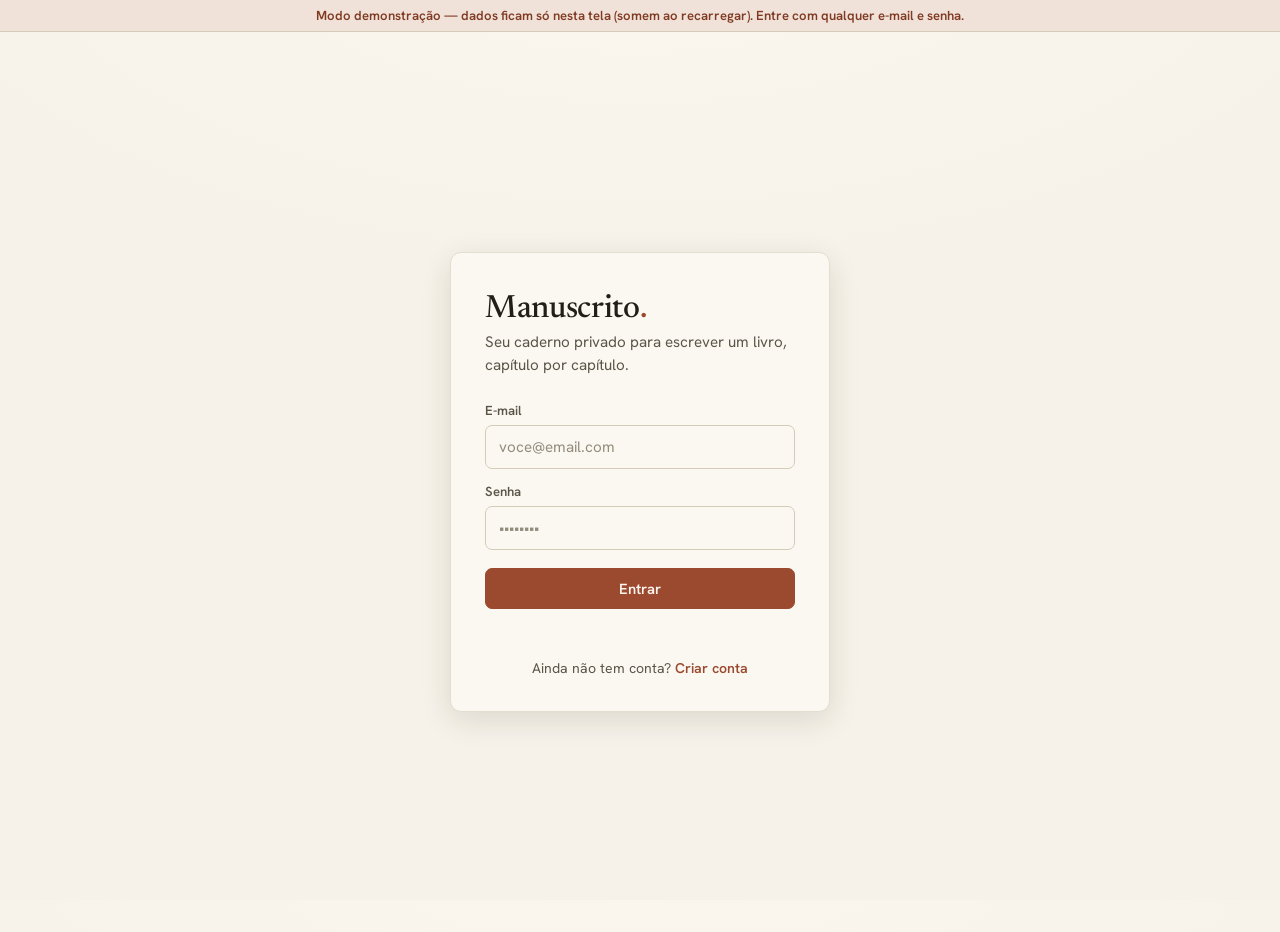
<file: preview.html>
<!doctype html>
<html lang="pt-BR">
<head>
  <meta charset="utf-8" />
  <meta name="viewport" content="width=device-width, initial-scale=1" />
  <title>Manuscrito — escreva seu livro</title>
  <meta name="description" content="Bloco de notas privado para escrever um livro, capítulo por capítulo." />

  <!-- Fontes: Newsreader (serifa, para o texto do livro) + Hanken Grotesk (interface) -->
  <link rel="preconnect" href="https://fonts.googleapis.com" />
  <link rel="preconnect" href="https://fonts.gstatic.com" crossorigin />
  <link
    href="https://fonts.googleapis.com/css2?family=Hanken+Grotesk:wght@400;500;600;700&family=Newsreader:ital,opsz,wght@0,6..72,400;0,6..72,500;0,6..72,600;1,6..72,400&display=swap"
    rel="stylesheet" />

  <style>
/* =========================================================
   Manuscrito — estilos
   Estética: "papel quente", minimalista, foco total na escrita.
   - Títulos e editor em serifa (Newsreader) -> clima de livro
   - Interface (botões, rótulos) em grotesca limpa (Hanken Grotesk)
   - Desktop first, com um fallback simples para telas menores
   ========================================================= */

/* ---------- Tokens (mude aqui pra retematizar o app inteiro) ---------- */
:root {
  --paper:       #f6f2e9;   /* fundo geral, cor de papel */
  --surface:     #fbf8f1;   /* cartões e painéis */
  --surface-2:   #efe9db;   /* hover / preenchimentos sutis */
  --ink:         #221f1a;   /* texto principal */
  --ink-soft:    #5b5549;   /* texto secundário */
  --ink-faint:   #938c7d;   /* placeholders / texto terciário */
  --line:        #e4ded0;   /* bordas */
  --line-strong: #d4ccb9;
  --accent:      #9c4a2f;   /* terracota, usado com parcimônia */
  --accent-ink:  #803a23;   /* hover do accent */
  --accent-soft: #f0e2d8;   /* fundo tom-sobre-tom do accent */
  --danger:      #a4392b;
  --ok:          #46703f;   /* verde discreto do "Salvo" */
  --rail:        #262019;   /* marrom quase-preto quente (pill da navegação) */
  --rail-2:      #322a21;   /* hover dentro do pill */
  --rail-ink:    #e9e1d2;   /* ícones creme da navegação */

  --radius:    11px;
  --radius-sm: 7px;
  --shadow-sm: 0 1px 2px rgba(40,33,20,.05), 0 2px 6px rgba(40,33,20,.05);
  --shadow-md: 0 8px 30px rgba(40,33,20,.12);

  --font-serif: "Newsreader", Georgia, "Times New Roman", serif;
  --font-sans:  "Hanken Grotesk", system-ui, -apple-system, "Segoe UI", sans-serif;

  --measure: 64ch;   /* largura confortável de leitura no editor */
  --page-max: 980px; /* largura da coluna central (topbar + biblioteca) */
}

/* ---------- Reset enxuto ---------- */
*, *::before, *::after { box-sizing: border-box; }
[hidden] { display: none !important; } /* hidden vence flex/grid (evita placeholder e editor juntos) */
html, body { height: 100%; }
body {
  margin: 0;
  font-family: var(--font-sans);
  color: var(--ink);
  background: var(--paper);
  /* leve atmosfera: um brilho quente no topo, bem sutil */
  background-image: radial-gradient(120% 80% at 50% -10%, #fbf7ee 0%, var(--paper) 55%);
  -webkit-font-smoothing: antialiased;
  text-rendering: optimizeLegibility;
}
button { font-family: inherit; cursor: pointer; }
input, textarea { font-family: inherit; }
h1, h2, h3 { margin: 0; font-weight: 500; }

/* ---------- Sistema de views (telas) ---------- */
.view { display: none; min-height: 100%; }
#view-auth.active    { display: flex; }
#view-library.active { display: block; }
#view-editor.active  { display: flex; }

/* ---------- Botões ---------- */
.btn-primary {
  border: 1px solid var(--accent);
  background: var(--accent);
  color: #fdf6ee;
  padding: 10px 18px;
  border-radius: var(--radius-sm);
  font-size: .92rem;
  font-weight: 600;
  letter-spacing: .01em;
  transition: background .15s ease, transform .05s ease, box-shadow .15s ease;
}
.btn-primary:hover  { background: var(--accent-ink); border-color: var(--accent-ink); }
.btn-primary:active { transform: translateY(1px); }
.btn-primary:disabled { opacity: .55; cursor: not-allowed; }

.btn-ghost {
  border: 1px solid transparent;
  background: transparent;
  color: var(--ink-soft);
  padding: 8px 12px;
  border-radius: var(--radius-sm);
  font-size: .9rem;
  font-weight: 500;
  transition: background .15s ease, color .15s ease;
}
.btn-ghost:hover { background: var(--surface-2); color: var(--ink); }

.btn-icon {
  border: 1px solid transparent;
  background: transparent;
  color: var(--ink-faint);
  width: 30px; height: 30px;
  border-radius: var(--radius-sm);
  display: inline-flex; align-items: center; justify-content: center;
  font-size: 1rem; line-height: 1;
  transition: background .15s ease, color .15s ease;
}
.btn-icon:hover { background: var(--surface-2); color: var(--ink); }
.btn-icon.danger:hover { background: #f6e3df; color: var(--danger); }
/* ícones SVG: mesmo tamanho exato, monocromáticos, herdam a cor do botão */
.btn-icon svg {
  width: 16px; height: 16px; display: block;
  fill: none; stroke: currentColor;
  stroke-width: 1.9; stroke-linecap: round; stroke-linejoin: round;
}

/* ---------- Campos ---------- */
.field { display: flex; flex-direction: column; gap: 6px; margin-bottom: 14px; }
.field label { font-size: .82rem; font-weight: 600; color: var(--ink-soft); }
.input {
  width: 100%;
  border: 1px solid var(--line-strong);
  background: var(--surface);
  color: var(--ink);
  padding: 11px 13px;
  border-radius: var(--radius-sm);
  font-size: .95rem;
  transition: border-color .15s ease, box-shadow .15s ease;
}
.input::placeholder { color: var(--ink-faint); }
.input:focus {
  outline: none;
  border-color: var(--accent);
  box-shadow: 0 0 0 3px var(--accent-soft);
}
textarea.input { resize: vertical; min-height: 84px; line-height: 1.5; }

/* =========================================================
   TELA DE LOGIN
   ========================================================= */
.auth-view { align-items: center; justify-content: center; padding: 24px; }
.auth-card {
  width: 100%;
  max-width: 380px;
  background: var(--surface);
  border: 1px solid var(--line);
  border-radius: var(--radius);
  box-shadow: var(--shadow-md);
  padding: 40px 34px 34px;
}
.brand {
  font-family: var(--font-serif);
  font-size: 2rem;
  font-weight: 500;
  letter-spacing: -.01em;
  color: var(--ink);
}
.brand .dot { color: var(--accent); }
.auth-sub {
  margin: 6px 0 26px;
  color: var(--ink-soft);
  font-size: .95rem;
  line-height: 1.45;
}
.auth-card .btn-primary { width: 100%; margin-top: 4px; }
.auth-msg {
  min-height: 18px;
  margin: 12px 2px 0;
  font-size: .85rem;
  line-height: 1.4;
}
.auth-msg.error { color: var(--danger); }
.auth-msg.info  { color: var(--ok); }
.auth-toggle {
  margin-top: 20px;
  text-align: center;
  font-size: .88rem;
  color: var(--ink-soft);
}
.auth-toggle a { color: var(--accent); font-weight: 600; cursor: pointer; text-decoration: none; }
.auth-toggle a:hover { text-decoration: underline; }

/* ---------- estado de sucesso do cadastro (animado) ---------- */
.auth-success { text-align: center; }
.check-wrap { width: 84px; height: 84px; margin: 4px auto 22px; }
.check-circle-bg {
  fill: var(--accent-soft); transform-origin: center;
  animation: check-pop .45s cubic-bezier(.2,.8,.3,1.2) both;
}
.check-ring {
  fill: none; stroke: var(--accent); stroke-width: 3.5;
  stroke-dasharray: 170; stroke-dashoffset: 170;
  animation: check-draw .55s ease .15s forwards;
}
.check-tick {
  fill: none; stroke: var(--accent); stroke-width: 5; stroke-linecap: round; stroke-linejoin: round;
  stroke-dasharray: 48; stroke-dashoffset: 48;
  animation: check-draw .35s ease .55s forwards;
}
@keyframes check-pop { 0% { transform: scale(.4); opacity: 0; } 100% { transform: scale(1); opacity: 1; } }
@keyframes check-draw { to { stroke-dashoffset: 0; } }

.auth-success-title {
  font-family: var(--font-serif); font-size: 1.6rem; font-weight: 500; margin: 0 0 10px;
  animation: auth-rise .5s ease .5s both;
}
.auth-success-sub {
  color: var(--ink-soft); font-size: .96rem; line-height: 1.55; margin: 0 0 6px;
  animation: auth-rise .5s ease .62s both;
}
.auth-success-sub b { color: var(--ink); }
.auth-success-hint {
  color: var(--ink-faint); font-size: .83rem; margin: 14px 0 22px;
  animation: auth-rise .5s ease .74s both;
}
.auth-success-back { animation: auth-rise .5s ease .86s both; }
.auth-success-back a { color: var(--accent); font-weight: 600; cursor: pointer; text-decoration: none; font-size: .92rem; }
.auth-success-back a:hover { text-decoration: underline; }
@keyframes auth-rise { 0% { opacity: 0; transform: translateY(8px); } 100% { opacity: 1; transform: translateY(0); } }

/* respeita quem prefere menos movimento */
@media (prefers-reduced-motion: reduce) {
  .check-circle-bg, .check-ring, .check-tick,
  .auth-success-title, .auth-success-sub, .auth-success-hint, .auth-success-back {
    animation: none !important;
  }
  .check-ring, .check-tick { stroke-dashoffset: 0; }
}

/* =========================================================
   TOPO (biblioteca)
   ========================================================= */
.topbar {
  border-bottom: 1px solid var(--line);
  background: rgba(251,248,241,.7);
  backdrop-filter: blur(6px);
  position: sticky; top: 0; z-index: 10;
}
.topbar-inner {
  max-width: var(--page-max);
  margin: 0 auto;
  padding: 16px 26px;
  display: flex;
  align-items: center;
  justify-content: space-between;
}
.brand-sm {
  font-family: var(--font-serif);
  font-size: 1.3rem;
  font-weight: 500;
  color: var(--ink);
}
.brand-sm .dot { color: var(--accent); }

/* =========================================================
   BIBLIOTECA
   ========================================================= */
.library {
  max-width: var(--page-max);
  margin: 0 auto;
  padding: 48px 26px 64px;
}
.library-head {
  display: flex;
  align-items: flex-end;
  justify-content: space-between;
  margin-bottom: 28px;
  gap: 16px;
}
.library-head h1 {
  font-family: var(--font-serif);
  font-size: 2rem;
  font-weight: 500;
  letter-spacing: -.01em;
}
.library-head p { margin: 4px 0 0; color: var(--ink-soft); font-size: .92rem; }

.books-grid {
  display: grid;
  grid-template-columns: repeat(auto-fill, minmax(248px, 1fr));
  gap: 18px;
}
.book-card {
  position: relative;
  background: var(--surface);
  border: 1px solid var(--line);
  border-radius: var(--radius);
  padding: 22px 20px 18px;
  box-shadow: var(--shadow-sm);
  cursor: pointer;
  transition: transform .12s ease, box-shadow .15s ease, border-color .15s ease;
  min-height: 150px;
  display: flex;
  flex-direction: column;
}
.book-card:hover {
  transform: translateY(-2px);
  box-shadow: var(--shadow-md);
  border-color: var(--line-strong);
}
.book-card .spine {
  position: absolute; left: 0; top: 14px; bottom: 14px;
  width: 3px; border-radius: 3px; background: var(--accent);
  opacity: .8;
}
.book-card h3 {
  font-family: var(--font-serif);
  font-size: 1.32rem;
  font-weight: 500;
  line-height: 1.25;
  color: var(--ink);
  margin-bottom: 6px;
  padding-left: 6px;
}
.book-card .desc {
  flex: 1;
  padding-left: 6px;
  font-size: .9rem;
  color: var(--ink-soft);
  line-height: 1.5;
  display: -webkit-box;
  -webkit-line-clamp: 3;
  -webkit-box-orient: vertical;
  overflow: hidden;
}
.book-card .desc.empty { color: var(--ink-faint); font-style: italic; }
.book-card .meta {
  padding-left: 6px;
  margin-top: 14px;
  font-size: .76rem;
  color: var(--ink-faint);
  letter-spacing: .01em;
}
.book-card .card-actions {
  position: absolute; top: 12px; right: 10px;
  display: flex; gap: 2px;
  opacity: 0; pointer-events: none; transition: opacity .15s ease;
}
.book-card:hover .card-actions,
.book-card:focus-within .card-actions { opacity: 1; pointer-events: auto; }

/* estados vazios */
.empty {
  text-align: center;
  padding: 70px 20px;
  color: var(--ink-soft);
}
.empty .empty-mark { font-family: var(--font-serif); font-size: 2.4rem; color: var(--line-strong); }
.empty h2 { font-family: var(--font-serif); font-weight: 500; font-size: 1.4rem; margin: 10px 0 6px; }
.empty p { margin: 0 0 20px; font-size: .95rem; }

/* =========================================================
   EDITOR (sidebar de capítulos + área de escrita)
   ========================================================= */
.sidebar {
  width: 268px;
  flex-shrink: 0;
  border-right: 1px solid var(--line);
  background: var(--surface);
  display: flex;
  flex-direction: column;
  height: 100vh;
  position: sticky; top: 0;
  padding: 16px 14px;
  overflow-y: auto;
}
.sidebar .back-btn { align-self: flex-start; margin-bottom: 14px; }
.book-head {
  display: flex; align-items: flex-start; gap: 4px;
  padding: 0 6px 14px;
  border-bottom: 1px solid var(--line);
  margin-bottom: 12px;
}
#book-title {
  font-family: var(--font-serif);
  font-size: 1.3rem;
  font-weight: 500;
  line-height: 1.25;
  color: var(--ink);
  flex: 1;
  word-break: break-word;
}
.book-head .btn-icon { flex-shrink: 0; }

.chapters-head {
  display: flex; align-items: center; justify-content: space-between;
  padding: 2px 6px 8px;
}
.chapters-head span {
  font-size: .74rem;
  font-weight: 700;
  letter-spacing: .08em;
  text-transform: uppercase;
  color: var(--ink-faint);
}
.chapters { list-style: none; margin: 0; padding: 0; display: flex; flex-direction: column; gap: 2px; }
.chapter-item {
  display: flex; align-items: center; gap: 4px;
  padding: 9px 8px 9px 10px;
  border-radius: var(--radius-sm);
  cursor: pointer;
  color: var(--ink-soft);
  transition: background .12s ease, color .12s ease;
}
.chapter-item:hover { background: var(--surface-2); color: var(--ink); }
.chapter-item.active { background: var(--accent-soft); color: var(--accent-ink); }
.chapter-item .ch-title {
  flex: 1;
  font-size: .92rem;
  font-weight: 500;
  white-space: nowrap; overflow: hidden; text-overflow: ellipsis;
}
.chapter-item .ch-actions { display: flex; gap: 0; opacity: 0; pointer-events: none; transition: opacity .12s ease; }
.chapter-item:hover .ch-actions, .chapter-item.active .ch-actions { opacity: 1; pointer-events: auto; }
.chapter-item .btn-icon { width: 26px; height: 26px; }
.chapter-item .btn-icon svg { width: 15px; height: 15px; }

.sidebar-empty { padding: 16px 8px; color: var(--ink-faint); font-size: .86rem; line-height: 1.5; }

/* área de escrita */
.editor {
  flex: 1;
  display: flex;
  flex-direction: column;
  min-width: 0;
  height: 100vh;
  position: relative; /* ancora o pill de formatação flutuante */
}
/* com capítulo aberto: reserva a faixa do pill + 0,6cm — o texto PARA acima da barra */
.editor.bounded { padding-bottom: 97px; }
.editor-top {
  border-bottom: 1px solid var(--line);
}
/* conteúdo do topo alinhado à mesma coluna do texto (título sobre o corpo) */
.editor-top-inner {
  display: flex;
  align-items: center;
  gap: 16px;
  width: 100%;
  max-width: var(--measure);
  margin: 0 auto;
  padding: 16px 24px;
}
.chapter-title {
  flex: 1;
  border: none;
  background: transparent;
  color: var(--ink);
  font-family: var(--font-serif);
  font-size: 1.5rem;
  font-weight: 500;
  padding: 4px 0;
  min-width: 0;
}
.chapter-title::placeholder { color: var(--ink-faint); }
.chapter-title:focus { outline: none; }
.editor-actions { display: flex; align-items: center; gap: 16px; flex-shrink: 0; }

/* indicador de salvamento */
.save-status {
  display: inline-flex; align-items: center; gap: 7px;
  font-size: .82rem; color: var(--ink-faint);
  white-space: nowrap;
}
.save-status .dot {
  width: 8px; height: 8px; border-radius: 50%;
  background: var(--ink-faint);
  flex-shrink: 0;
}
.save-status[data-state="saved"]   { color: var(--ok); }
.save-status[data-state="saved"] .dot   { background: var(--ok); }
.save-status[data-state="dirty"]   { color: var(--ink-soft); }
.save-status[data-state="dirty"] .dot   { background: var(--accent); }
.save-status[data-state="saving"]  { color: var(--accent-ink); }
.save-status[data-state="saving"] .dot  { background: var(--accent); animation: pulse 1s ease-in-out infinite; }
.save-status[data-state="error"]   { color: var(--danger); }
.save-status[data-state="error"] .dot   { background: var(--danger); }
@keyframes pulse { 0%,100% { opacity: 1; } 50% { opacity: .3; } }

.editor-body { flex: 1; overflow-y: auto; display: flex; justify-content: center; scrollbar-gutter: stable both-edges; }
.editor-area {
  width: 100%;
  max-width: var(--measure);
  border: none;
  background: transparent;
  outline: none;
  color: var(--ink);
  font-family: var(--font-serif);
  font-size: 1.18rem;
  line-height: 1.85;
  padding: 44px 24px 18px;    /* o limite inferior agora é do painel (.editor.bounded) */
  white-space: pre-wrap;      /* preserva quebras de linha (inclusive de capítulos antigos em texto puro) */
  overflow-wrap: break-word;
  min-height: 100%;           /* ocupa toda a altura visível, não só metade */
}
/* placeholder do editor editável (contenteditable não tem placeholder nativo) */
.editor-area:empty::before {
  content: attr(data-placeholder);
  color: var(--ink-faint);
  pointer-events: none;
}
.editor-area p { margin: 0 0 1em; }
.editor-area ul, .editor-area ol { margin: 0 0 1em; padding-left: 1.4em; }

.editor-placeholder {
  flex: 1;
  display: flex; flex-direction: column;
  align-items: center; justify-content: center;
  text-align: center; padding: 40px;
  color: var(--ink-soft);
  gap: 22px;
}
.editor-placeholder .empty-mark { font-family: var(--font-serif); font-size: 3rem; color: var(--line-strong); }

/* ---------- barra de formatação: pill flutuante (só no editor) ---------- */
.format-bar {
  position: absolute; left: 50%; bottom: 20px; transform: translateX(-50%);
  display: flex; align-items: center; gap: 4px; flex-wrap: nowrap;
  padding: 8px 12px; border-radius: 30px;
  background: var(--rail);
  box-shadow: 0 12px 38px rgba(40,33,20,.32), inset 0 1px 0 rgba(255,255,255,.05);
  z-index: 40; max-width: calc(100% - 28px);
}
.fb-group { display: flex; align-items: center; gap: 4px; }
.fb-sep { width: 1px; height: 24px; background: rgba(255,255,255,.18); margin: 0 6px; flex: none; }
.fb-btn {
  min-width: 38px; height: 38px; padding: 0 8px; border: none; background: transparent;
  border-radius: 50%; color: #ffffff; font-size: 1rem; cursor: pointer; flex: none;
  display: inline-flex; align-items: center; justify-content: center; font-family: var(--font-sans);
  transition: background .15s ease, color .15s ease;
}
.fb-btn:hover { background: var(--rail-2); color: #fff; }
.fb-btn.active { background: var(--accent); color: #fff; }
.fb-btn b { font-weight: 700; } .fb-btn i { font-style: italic; } .fb-btn u { text-decoration: underline; }
.fb-select {
  height: 36px; border: 1px solid rgba(255,255,255,.20); background: var(--rail-2); color: #ffffff;
  border-radius: 18px; font-family: var(--font-sans); font-size: .85rem; padding: 0 12px; cursor: pointer; flex: none;
}
.fb-select option { color: #ffffff; background: var(--rail); } /* popup do dropdown: branco sobre escuro, legível */
.fb-font { min-width: 140px; } .fb-size { width: 62px; }
@media (max-width: 760px) {
  .format-bar { gap: 3px; padding: 7px 10px; max-width: calc(100vw - 18px); overflow-x: auto; }
  .fb-font { min-width: 104px; }
  .fb-sep { margin: 0 4px; }
}

/* barra de scroll discreta */
.sidebar::-webkit-scrollbar, .editor-body::-webkit-scrollbar { width: 10px; }
.sidebar::-webkit-scrollbar-thumb, .editor-body::-webkit-scrollbar-thumb {
  background: var(--line-strong); border-radius: 10px; border: 3px solid var(--surface);
}
.editor-body::-webkit-scrollbar-thumb { border-color: var(--paper); }

/* =========================================================
   MODAL (criar/editar) e CONFIRMAÇÃO
   ========================================================= */
.modal-backdrop {
  position: fixed; inset: 0; z-index: 100;
  background: rgba(34,31,26,.34);
  display: flex; align-items: center; justify-content: center;
  padding: 20px;
  animation: fade .12s ease;
}
@keyframes fade { from { opacity: 0; } to { opacity: 1; } }
.modal {
  width: 100%; max-width: 420px;
  background: var(--surface);
  border: 1px solid var(--line);
  border-radius: var(--radius);
  box-shadow: var(--shadow-md);
  padding: 26px 24px 22px;
  animation: rise .14s ease;
}
@keyframes rise { from { transform: translateY(8px); opacity: .6; } to { transform: translateY(0); opacity: 1; } }
.modal h3 {
  font-family: var(--font-serif);
  font-size: 1.35rem; font-weight: 500;
  margin-bottom: 18px;
}
.modal .modal-msg { color: var(--ink-soft); font-size: .95rem; line-height: 1.5; margin-bottom: 22px; }
.modal-actions { display: flex; justify-content: flex-end; gap: 10px; margin-top: 8px; }
.btn-danger {
  border: 1px solid var(--danger); background: var(--danger); color: #fdf3f1;
  padding: 10px 18px; border-radius: var(--radius-sm); font-size: .92rem; font-weight: 600;
  transition: background .15s ease;
}
.btn-danger:hover { background: #8e3023; }

/* =========================================================
   TOAST (avisos rápidos, ex: erro de salvamento)
   ========================================================= */
#toast {
  position: fixed; bottom: 24px; left: 50%; transform: translateX(-50%) translateY(20px);
  z-index: 200;
  background: var(--ink); color: #f6f2e9;
  padding: 12px 18px; border-radius: var(--radius-sm);
  font-size: .9rem; box-shadow: var(--shadow-md);
  opacity: 0; pointer-events: none;
  transition: opacity .2s ease, transform .2s ease;
  max-width: 90vw;
}
#toast.show { opacity: 1; transform: translateX(-50%) translateY(0); }
#toast.error { background: #7a2a20; }

/* pílula de status de conexão / sincronização (canto inferior esquerdo) */
#net-status {
  position: fixed; bottom: 18px; left: 18px; z-index: 150;
  padding: 7px 13px; border-radius: 999px;
  font-size: .82rem; font-weight: 500;
  box-shadow: var(--shadow-md);
  display: inline-flex; align-items: center; gap: 8px;
  max-width: calc(100vw - 36px);
}
#net-status::before {
  content: ""; width: 8px; height: 8px; border-radius: 50%; flex: none;
}
#net-status[data-kind="offline"] { background: #f3e3c8; color: #6b4d12; border: 1px solid #e3cfa3; }
#net-status[data-kind="offline"]::before { background: #c98a13; }
#net-status[data-kind="syncing"] { background: #e7ede6; color: #2f5132; border: 1px solid #cfe0cf; }
#net-status[data-kind="syncing"]::before { background: #3f8a45; animation: ms-pulse 1s ease-in-out infinite; }
@keyframes ms-pulse { 0%,100% { opacity: 1; } 50% { opacity: .3; } }
@media (max-width: 760px) { #net-status { bottom: 12px; left: 12px; } }

/* banner do modo demonstração (usado só no preview) */
.demo-banner {
  background: var(--accent-soft);
  color: var(--accent-ink);
  text-align: center;
  font-size: .82rem;
  font-weight: 600;
  padding: 7px 16px;
  border-bottom: 1px solid var(--line-strong);
}

/* =========================================================
   RESPONSIVO (desktop-first, com fallback simples)
   ========================================================= */
@media (max-width: 760px) {
  #view-editor.active { flex-direction: column; }
  .sidebar {
    width: 100%; height: auto; position: static;
    border-right: none; border-bottom: 1px solid var(--line);
    max-height: 42vh;
  }
  .editor { height: auto; }
  .editor-body { min-height: 58vh; scrollbar-gutter: auto; }
  .editor-top-inner { padding: 12px 18px; max-width: 100%; }
  .editor-area { padding: 28px 18px 120px; font-size: 1.1rem; }
  .library { padding: 28px 18px 60px; }
}

/* ---------- ações do livro (sidebar): Exportar PDF / Ler ---------- */
.book-actions {
  margin-top: auto;             /* cola no rodapé da sidebar */
  display: flex; flex-direction: column; gap: 8px;
  padding-top: 14px; border-top: 1px solid var(--line);
}
.book-act {
  display: flex; align-items: center; gap: 9px;
  padding: 10px 12px; border-radius: 9px;
  border: 1px solid var(--line-strong); background: var(--surface);
  color: var(--ink); font-size: .9rem; font-family: var(--font-sans); cursor: pointer;
  transition: background .15s ease;
}
.book-act:hover { background: var(--surface-2); }
.book-act svg { width: 17px; height: 17px; fill: none; stroke: var(--accent); stroke-width: 1.7; stroke-linecap: round; stroke-linejoin: round; flex: none; }

/* ---------- modo leitura ---------- */
.reader {
  position: fixed; inset: 0; z-index: 80;
  background: var(--paper);
  background-image: radial-gradient(120% 60% at 50% -5%, #fbf7ee 0%, var(--paper) 55%);
  display: flex; flex-direction: column;
}
.reader-top {
  position: sticky; top: 0; flex: none;
  display: flex; align-items: center; justify-content: space-between; gap: 14px;
  padding: 14px 22px;
  background: rgba(246,242,233,.85); backdrop-filter: blur(6px);
  border-bottom: 1px solid var(--line);
}
.reader-x {
  width: 36px; height: 36px; border-radius: 50%;
  border: 1px solid var(--line-strong); background: var(--surface);
  color: var(--ink-soft); cursor: pointer; font-size: .95rem;
  display: flex; align-items: center; justify-content: center;
}
.reader-x:hover { background: var(--surface-2); }
.reader-title { font-family: var(--font-serif); font-size: 1.05rem; flex: 1; text-align: center; }
.reader-sizes { display: flex; gap: 6px; }
.reader-sizes button {
  width: 34px; height: 34px; border-radius: 8px;
  border: 1px solid var(--line-strong); background: var(--surface);
  color: var(--ink-soft); cursor: pointer; font-family: var(--font-serif); font-size: .9rem;
}
.reader-sizes button:hover { background: var(--surface-2); }
.reader-scroll { flex: 1; overflow-y: auto; }
.reader-col {
  max-width: 58ch; margin: 0 auto; padding: 46px 24px 90px;
  font-family: var(--font-serif); line-height: 1.9; color: #2a2620;
  font-size: var(--reader-size, 19px);
}
.reader-col .r-book-title { text-align: center; font-size: 2.2rem; font-weight: 500; margin: 0 0 4px; font-family: var(--font-serif); }
.reader-col .r-book-by { text-align: center; color: var(--ink-soft); font-style: italic; margin: 0 0 52px; }
.reader-col .r-ch {
  font-size: .74rem; letter-spacing: .16em; text-transform: uppercase;
  color: var(--accent); font-family: var(--font-sans); margin: 44px 0 4px;
}
.reader-col h2.r-title { font-weight: 500; font-size: 1.7em; margin: 0 0 20px; }
.reader-col .r-body { white-space: pre-wrap; overflow-wrap: break-word; }
.reader-col .r-body p { margin: 0 0 1.1em; }

/* ---------- impressão (Exportar PDF) ---------- */
#print-root { display: none; }
@media print {
  body * { visibility: hidden; }
  #print-root, #print-root * { visibility: visible; }
  #print-root {
    display: block; position: absolute; inset: 0;
    font-family: var(--font-serif); color: #1c1a17;
  }
  .p-cover {
    height: 100vh; display: flex; flex-direction: column;
    align-items: center; justify-content: center; text-align: center;
    page-break-after: always;
  }
  .p-cover .orn { font-size: 1.8rem; color: #c7bfae; margin-bottom: 24px; }
  .p-cover h1 { font-size: 2.4rem; font-weight: 500; margin: 0 0 10px; line-height: 1.15; }
  .p-cover .by { font-size: 1rem; color: #6b6457; font-style: italic; }
  .p-cover .yr { margin-top: 28px; font-size: .85rem; color: #9a9488; font-family: var(--font-sans); }
  .p-chapter { page-break-before: always; padding: 24px 8mm; }
  .p-chapter .p-ch {
    font-size: .72rem; letter-spacing: .16em; text-transform: uppercase;
    color: #9c4a2f; font-family: var(--font-sans); margin: 0 0 4px;
  }
  .p-chapter h2 { font-size: 1.5rem; font-weight: 500; margin: 0 0 16px; }
  .p-chapter .p-body { font-size: 12pt; line-height: 1.75; text-align: justify; white-space: pre-wrap; overflow-wrap: break-word; }
  .p-chapter .p-body p { margin: 0 0 .85em; }
}

  </style>

  <!-- PWA: instalável e abre offline -->
  <link rel="manifest" href="/manifest.webmanifest" />
  <meta name="theme-color" content="#9c4a2f" />
  <link rel="apple-touch-icon" href="/icon-192.png" />
</head>
<body>
  <div class="demo-banner">Modo demonstração — dados ficam só nesta tela (somem ao recarregar). Entre com qualquer e-mail e senha.</div>

  <!-- ============================ TELA: LOGIN ============================ -->
  <section id="view-auth" class="view auth-view active">
    <div class="auth-card">
      <div class="brand">Manuscrito<span class="dot">.</span></div>

      <!-- conteúdo padrão (login/cadastro) -->
      <div id="auth-default">
        <p class="auth-sub">Seu caderno privado para escrever um livro, capítulo por capítulo.</p>

        <!-- form com preventDefault no JS (Enter envia) -->
        <form id="auth-form" autocomplete="on">
          <div class="field" id="auth-name-field" hidden>
            <label for="auth-name">Nome</label>
            <input class="input" type="text" id="auth-name" placeholder="Seu nome" autocomplete="name" />
          </div>
          <div class="field">
            <label for="auth-email">E-mail</label>
            <input class="input" type="email" id="auth-email" placeholder="voce@email.com" required />
          </div>
          <div class="field">
            <label for="auth-password">Senha</label>
            <input class="input" type="password" id="auth-password" placeholder="••••••••" required minlength="6" />
          </div>
          <button type="submit" class="btn-primary" id="auth-submit">Entrar</button>
          <div class="auth-msg" id="auth-msg"></div>
        </form>

        <div class="auth-toggle">
          <span id="auth-toggle-text">Ainda não tem conta?</span>
          <a id="auth-toggle-link">Criar conta</a>
        </div>
      </div>

      <!-- estado de sucesso do cadastro (com animação) -->
      <div id="auth-success" class="auth-success" hidden>
        <div class="check-wrap">
          <svg viewBox="0 0 84 84" width="84" height="84" aria-hidden="true">
            <circle class="check-circle-bg" cx="42" cy="42" r="40"/>
            <circle class="check-ring" cx="42" cy="42" r="27"/>
            <path class="check-tick" d="M30 43 l8 8 l16 -18"/>
          </svg>
        </div>
        <h2 class="auth-success-title">Conta criada!</h2>
        <p class="auth-success-sub">Enviamos um e-mail de confirmação para <b id="auth-success-email"></b>.</p>
        <p class="auth-success-sub">Abra o link da mensagem pra ativar sua conta e depois é só entrar.</p>
        <p class="auth-success-hint">Não chegou em alguns minutos? Confira a caixa de spam.</p>
        <div class="auth-success-back"><a id="auth-success-back">← Voltar para o login</a></div>
      </div>
    </div>
  </section>

  <!-- ============================ TELA: BIBLIOTECA ============================ -->
  <section id="view-library" class="view">
    <header class="topbar">
      <div class="topbar-inner">
        <div class="brand-sm">Manuscrito<span class="dot">.</span></div>
        <button class="btn-ghost" id="logout-btn">Sair</button>
      </div>
    </header>

    <main class="library">
      <div class="library-head">
        <div>
          <h1 id="library-title">Olá!</h1>
          <p id="library-greeting">Sua biblioteca está te esperando.</p>
        </div>
      </div>

      <div class="books-grid" id="books-grid"><!-- cartões injetados via JS --></div>

      <div class="empty" id="books-empty" hidden>
        <div class="empty-mark">❧</div>
        <h2>Sua estante está vazia</h2>
        <p>Crie seu primeiro livro e comece a escrever.</p>
        <button class="btn-primary" id="empty-new-book-btn">Criar primeiro livro</button>
      </div>
    </main>
  </section>
  <section id="view-editor" class="view">
    <!-- Sidebar: capítulos -->
    <aside class="sidebar">
      <button class="btn-ghost back-btn" id="back-btn">← Biblioteca</button>

      <div class="book-head">
        <h2 id="book-title">—</h2>
        <button class="btn-icon" id="book-rename" title="Editar livro" aria-label="Editar livro"><svg viewBox="0 0 24 24" aria-hidden="true"><path d="M12 20h9"/><path d="M16.5 3.5a2.1 2.1 0 0 1 3 3L7 19.5 3 20.5 4 16.5z"/></svg></button>
      </div>

      <div class="chapters-head">
        <span>Capítulos</span>
        <button class="btn-icon" id="new-chapter-btn" title="Novo capítulo" aria-label="Novo capítulo"><svg viewBox="0 0 24 24" aria-hidden="true"><path d="M12 5v14M5 12h14"/></svg></button>
      </div>

      <ul class="chapters" id="chapters-list"><!-- capítulos injetados via JS --></ul>
      <div class="sidebar-empty" id="chapters-empty" hidden>
        Nenhum capítulo ainda. Clique em <strong>+</strong> para criar o primeiro.
      </div>

      <!-- ações do livro -->
      <div class="book-actions">
        <button class="book-act" id="export-pdf-btn">
          <svg viewBox="0 0 24 24" aria-hidden="true"><path d="M12 3v12"/><path d="m7 10 5 5 5-5"/><path d="M5 21h14"/></svg>
          Exportar PDF
        </button>
        <button class="book-act" id="read-book-btn">
          <svg viewBox="0 0 24 24" aria-hidden="true"><path d="M3 5h18v14H3z"/><path d="M12 5v14"/></svg>
          Ler o livro
        </button>
      </div>
    </aside>

    <!-- Área de escrita -->
    <section class="editor">
      <div class="editor-top" id="editor-top" hidden>
        <div class="editor-top-inner">
          <input type="text" class="chapter-title" id="chapter-title" placeholder="Título do capítulo" />
          <div class="editor-actions">
            <span class="save-status" id="save-status" data-state="saved">
              <span class="dot"></span><span class="save-label">Salvo</span>
            </span>
            <button class="btn-primary" id="save-btn">Salvar</button>
          </div>
        </div>
      </div>

      <div class="editor-body" id="editor-body" hidden>
        <div class="editor-area" id="editor-area"
             contenteditable="true" spellcheck="true" lang="pt-BR"
             data-placeholder="Comece a escrever…"></div>
      </div>

      <!-- barra inferior de formatação (aparece junto com o editor) -->
      <div class="format-bar" id="format-bar" hidden>
        <div class="fb-group">
          <select class="fb-select fb-font" id="fb-font" title="Fonte">
            <option value='"Newsreader", Georgia, serif'>Newsreader</option>
            <option value="Lora, Georgia, serif">Lora</option>
            <option value="Georgia, serif">Georgia</option>
            <option value="'Times New Roman', serif">Times New Roman</option>
            <option value='"Hanken Grotesk", sans-serif'>Hanken Grotesk</option>
            <option value="Arial, sans-serif">Arial</option>
            <option value="'Courier New', monospace">Courier New</option>
          </select>
          <select class="fb-select fb-size" id="fb-size" title="Tamanho">
            <option>14</option><option>16</option><option selected>18</option>
            <option>20</option><option>24</option><option>28</option><option>32</option>
          </select>
        </div>
        <div class="fb-sep"></div>
        <div class="fb-group">
          <button class="fb-btn" data-cmd="bold" title="Negrito (Ctrl+B)"><b>N</b></button>
          <button class="fb-btn" data-cmd="italic" title="Itálico (Ctrl+I)"><i>I</i></button>
          <button class="fb-btn" data-cmd="underline" title="Sublinhado (Ctrl+U)"><u>S</u></button>
        </div>
        <div class="fb-sep"></div>
        <div class="fb-group">
          <button class="fb-btn" data-cmd="justifyLeft" title="Alinhar à esquerda">⯇</button>
          <button class="fb-btn" data-cmd="justifyCenter" title="Centralizar">≡</button>
          <button class="fb-btn" data-cmd="justifyRight" title="Alinhar à direita">⯈</button>
          <button class="fb-btn" data-cmd="justifyFull" title="Justificar">☰</button>
        </div>
        <div class="fb-sep"></div>
        <div class="fb-group">
          <button class="fb-btn" data-cmd="insertUnorderedList" title="Lista com marcadores">•</button>
          <button class="fb-btn" data-cmd="insertOrderedList" title="Lista numerada">1.</button>
        </div>
      </div>

      <div class="editor-placeholder" id="editor-placeholder">
        <button class="btn-primary" id="placeholder-new-chapter-btn">Novo capítulo</button>
      </div>
    </section>
  </section>

  <!-- ============================ MODO LEITURA ============================ -->
  <div class="reader" id="reader" hidden>
    <div class="reader-top">
      <button class="reader-x" id="reader-close" title="Fechar" aria-label="Fechar leitura">✕</button>
      <div class="reader-title" id="reader-title">—</div>
      <div class="reader-sizes">
        <button id="reader-smaller" title="Diminuir letra" aria-label="Diminuir letra">A-</button>
        <button id="reader-bigger" title="Aumentar letra" aria-label="Aumentar letra">A+</button>
      </div>
    </div>
    <div class="reader-scroll">
      <div class="reader-col" id="reader-col"><!-- conteúdo do livro injetado via JS --></div>
    </div>
  </div>

  <!-- raiz de impressão (Exportar PDF): só aparece na hora de imprimir -->
  <div id="print-root" aria-hidden="true"></div>

  <!-- Containers de modal e toast -->
  <div id="modal-root"></div>
  <div id="toast"></div>
  <!-- Pílula de status de conexão / sincronização -->
  <div id="net-status" hidden></div>

  <!-- Biblioteca oficial do Supabase (carrega antes do nosso app.js) -->
  <script>
/* ===================== 2. ESTADO ===================== */
/* ÍCONES — SVG em vez de emoji: editar e excluir ficam exatamente do mesmo
   tamanho, herdam a cor do botão e respondem ao hover (inclusive o vermelho). */
const ICON = {
  edit:  '<svg viewBox="0 0 24 24" aria-hidden="true"><path d="M12 20h9"/><path d="M16.5 3.5a2.1 2.1 0 0 1 3 3L7 19.5 3 20.5 4 16.5z"/></svg>',
  trash: '<svg viewBox="0 0 24 24" aria-hidden="true"><path d="M3 6h18"/><path d="M8 6V4a1 1 0 0 1 1-1h6a1 1 0 0 1 1 1v2"/><path d="M19 6l-1 14a2 2 0 0 1-2 2H8a2 2 0 0 1-2-2L5 6"/><path d="M10 11v6M14 11v6"/></svg>',
  plus:  '<svg viewBox="0 0 24 24" aria-hidden="true"><path d="M12 5v14M5 12h14"/></svg>',
};

const state = {
  user: null,
  books: [],
  currentBook: null,
  chapters: [],
  currentChapter: null,
  dirty: false,        // existe alteração não salva?
  saving: false,       // está salvando agora?
  resaveQueued: false, // digitou DURANTE um save? salva de novo ao terminar
  autosaveTimer: null, // timer do autosave (debounce)
  retryTimer: null,    // timer da retentativa após erro
  retryDelay: 0,       // backoff atual da retentativa (ms)
  savedAt: null,       // quando salvou pela última vez (timestamp)
  online: typeof navigator !== "undefined" ? navigator.onLine : true, // tem conexão?
  syncing: false,      // está drenando a fila pro servidor agora?
  authMode: "login",   // "login" ou "signup"
};
const AUTOSAVE_MS = 1500;  // salva 1,5s depois que você para de digitar
const RETRY_MIN_MS = 3000; // 1ª retentativa após erro
const RETRY_MAX_MS = 30000;// teto do backoff

// Nome de quem usa o app (aparece na saudação da biblioteca). Troque aqui.
const APP_OWNER = "Cleide";

/* ===================== 3. CAMADA DB (MOCK — modo demonstração) =====================
   Mesma interface da versão real, mas guarda tudo em memória (sem Supabase).
   Some ao recarregar a página. Serve só para você ver o visual e o fluxo. */
let SEQ = 1;
const uid = () => "id-" + (SEQ++);
const store = { user: null, books: [], chapters: [] };
let authCb = null;
function emitAuth() {
  if (authCb) authCb(store.user ? "SIGNED_IN" : "SIGNED_OUT", store.user ? { user: store.user } : null);
}
function touchBook(bookId) {
  const b = store.books.find((x) => x.id === bookId);
  if (b) b.updated_at = new Date().toISOString();
}
const db = {
  async getSession() { return store.user ? { user: store.user } : null; },
  async signIn(email) { store.user = { email }; emitAuth(); return { data: { user: store.user }, error: null }; },
  async signUp(email) { store.user = { email }; emitAuth(); return { data: { session: {}, user: store.user }, error: null }; },
  async signOut() { store.user = null; emitAuth(); return { error: null }; },
  onAuthChange(cb) { authCb = cb; return { data: { subscription: { unsubscribe() {} } } }; },
  async syncNow() { return; },
  async listBooks() {
    const data = [...store.books].sort((a, b) => new Date(b.updated_at) - new Date(a.updated_at));
    return { data, error: null };
  },
  async createBook(title, description) {
    const now = new Date().toISOString();
    const b = { id: uid(), title, description, created_at: now, updated_at: now };
    store.books.push(b); return { data: b, error: null };
  },
  async updateBook(id, fields) {
    const b = store.books.find((x) => x.id === id);
    Object.assign(b, fields, { updated_at: new Date().toISOString() });
    return { data: b, error: null };
  },
  async deleteBook(id) {
    store.books = store.books.filter((b) => b.id !== id);
    store.chapters = store.chapters.filter((c) => c.book_id !== id);
    return { error: null };
  },
  async listChapters(bookId) {
    const data = store.chapters.filter((c) => c.book_id === bookId).sort((a, b) => a.order_index - b.order_index);
    return { data, error: null };
  },
  async createChapter(bookId, title, orderIndex) {
    const now = new Date().toISOString();
    const c = { id: uid(), book_id: bookId, title, content: "", order_index: orderIndex, created_at: now, updated_at: now };
    store.chapters.push(c); touchBook(bookId); return { data: c, error: null };
  },
  async updateChapter(id, fields) {
    const c = store.chapters.find((x) => x.id === id);
    Object.assign(c, fields, { updated_at: new Date().toISOString() });
    touchBook(c.book_id);
    await new Promise((r) => setTimeout(r, 350)); // simula latência pra você ver "Salvando…"
    return { data: c, error: null };
  },
  async deleteChapter(id) {
    const c = store.chapters.find((x) => x.id === id);
    const bid = c && c.book_id;
    store.chapters = store.chapters.filter((x) => x.id !== id);
    if (bid) touchBook(bid);
    return { error: null };
  },
};
// dados de exemplo (some ao recarregar)
(function seed() {
  const now = new Date().toISOString();
  const b = { id: uid(), title: "O Caminho Suave", description: "Memórias e princípios aprendidos no tatame.", created_at: now, updated_at: now };
  store.books.push(b);
  store.chapters.push({ id: uid(), book_id: b.id, title: "Capítulo 1 — A primeira aula",
    content: "Eu não sabia o que esperar quando pisei pela primeira vez no tatame.\n\nO cheiro do kimono novo, o som seco das quedas, a respiração ofegante dos mais velhos. E aquela sensação estranha de não saber absolutamente nada.", order_index: 0, created_at: now, updated_at: now });
  store.chapters.push({ id: uid(), book_id: b.id, title: "Capítulo 2 — A base",
    content: "Antes de qualquer finalização, vem a base. Sem base, não há jogo.", order_index: 1, created_at: now, updated_at: now });
})();

/* ===================== 4. UTILITÁRIOS ===================== */
const $ = (sel) => document.querySelector(sel);

/* ---------- offline-first: espelho local + fila + sincronização ----------
   Fica aqui (e não na seção 3) de propósito: a seção 3 é trocada por um mock
   no preview, mas estas funções precisam continuar existindo. */
const HAS_LS = (() => {
  try { const k = "__ms_test__"; localStorage.setItem(k, "1"); localStorage.removeItem(k); return true; }
  catch (_) { return false; }
})();
function lsGet(key, fallback) {
  if (!HAS_LS) return fallback;
  try { const r = localStorage.getItem(key); return r ? JSON.parse(r) : fallback; } catch (_) { return fallback; }
}
function lsSet(key, val) { if (!HAS_LS) return; try { localStorage.setItem(key, JSON.stringify(val)); } catch (_) {} }
function lsDel(key) { if (!HAS_LS) return; try { localStorage.removeItem(key); } catch (_) {} }

function currentUid() { return (state.user && state.user.id) || "anon"; }
function nsKey(suffix) { return "manuscrito:" + currentUid() + ":" + suffix; }

function localBooks() { return lsGet(nsKey("books"), []); }
function setLocalBooks(arr) { lsSet(nsKey("books"), arr); }
function localChapters() { return lsGet(nsKey("chapters"), []); }
function setLocalChapters(arr) { lsSet(nsKey("chapters"), arr); }
function queueGet() { return lsGet(nsKey("queue"), []); }
function queueSet(arr) { lsSet(nsKey("queue"), arr); }

function touchLocalBook(bookId) {
  const books = localBooks();
  const i = books.findIndex((b) => b.id === bookId);
  if (i >= 0) { books[i] = { ...books[i], updated_at: new Date().toISOString() }; setLocalBooks(books); }
}

function newId() {
  if (typeof crypto !== "undefined" && crypto.randomUUID) return crypto.randomUUID();
  return "xxxxxxxx-xxxx-4xxx-yxxx-xxxxxxxxxxxx".replace(/[xy]/g, (c) => {
    const r = (Math.random() * 16) | 0; return (c === "x" ? r : (r & 0x3) | 0x8).toString(16);
  });
}

/* Enfileira uma operação, COALESCENDO pra fila ficar mínima:
   - delete cancela ops pendentes do mesmo id (e nem precisa ir ao servidor se a linha nunca subiu)
   - update funde com um insert pendente, ou com o último update pendente do mesmo id */
function enqueue(op) {
  let q = queueGet();
  if (op.op === "delete") {
    const hadPendingInsert = q.some((o) => o.id === op.id && o.op === "insert");
    q = q.filter((o) => o.id !== op.id);
    if (!hadPendingInsert) q.push(op);
    queueSet(q); updateSyncIndicator(); return;
  }
  if (op.op === "update") {
    const ins = q.find((o) => o.id === op.id && o.op === "insert");
    if (ins) { ins.payload = { ...ins.payload, ...op.payload }; queueSet(q); updateSyncIndicator(); return; }
    const last = [...q].reverse().find((o) => o.id === op.id);
    if (last && last.op === "update") { last.payload = { ...last.payload, ...op.payload }; queueSet(q); updateSyncIndicator(); return; }
  }
  q.push(op); queueSet(q); updateSyncIndicator();
}

// aplica UMA operação no Supabase (upsert no insert = replay idempotente)
function applyOp(op) {
  const t = supabaseClient.from(op.table);
  if (op.op === "insert") return t.upsert(op.payload);
  if (op.op === "update") return t.update(op.payload).eq("id", op.id);
  if (op.op === "delete") return t.delete().eq("id", op.id);
}

// drena a fila pro servidor, em ordem. Para no 1º erro e tenta depois.
let _flushing = false;
async function flushQueue() {
  if (typeof supabaseClient === "undefined" || !supabaseClient) return; // preview / não configurado
  if (!state.online || _flushing) return;
  if (!queueGet().length) { updateSyncIndicator(); return; }

  _flushing = true; state.syncing = true; updateSyncIndicator();
  try {
    await supabaseClient.auth.getSession(); // cutuca o refresh do token, se preciso
    let q = queueGet();
    while (q.length) {
      const op = q[0];
      let res;
      try { res = await applyOp(op); } catch (e) { res = { error: e }; }
      if (res && res.error) break; // rede caiu (ou erro) → para e tenta na próxima
      q = q.slice(1); queueSet(q);
    }
  } finally {
    _flushing = false; state.syncing = false;
    updateSyncIndicator();
  }
  if (state.online && !queueGet().length) { try { await refreshSnapshot(); } catch (_) {} }
}

// recarrega TODO o espelho local a partir do servidor (livros + todos os capítulos do usuário)
async function refreshSnapshot() {
  if (typeof supabaseClient === "undefined" || !supabaseClient || !state.online) return;
  try {
    const { data: books } = await remote.listBooks();
    if (books) setLocalBooks(books);
    const { data: chapters } = await remote.listAllChapters();
    if (chapters) setLocalChapters(chapters);
  } catch (_) {}
}

// pílula de status de conexão/sincronização (canto da tela)
function updateSyncIndicator() {
  const el = $("#net-status");
  if (!el) return;
  const pending = queueGet().length;
  if (!state.online) {
    el.hidden = false; el.dataset.kind = "offline";
    el.textContent = pending
      ? "Offline · " + pending + " alteração(ões) aguardando sincronizar"
      : "Offline · suas alterações ficam salvas neste aparelho";
  } else if (state.syncing) {
    el.hidden = false; el.dataset.kind = "syncing";
    el.textContent = "Sincronizando…";
  } else {
    el.hidden = true; el.dataset.kind = "";
  }
}

// liga os ouvintes de conexão (chamado em wireEvents)
function initOffline() {
  state.online = (typeof navigator !== "undefined") ? navigator.onLine : true;
  window.addEventListener("online", () => { state.online = true; updateSyncIndicator(); flushQueue(); });
  window.addEventListener("offline", () => { state.online = false; updateSyncIndicator(); });
  // rede de segurança: tenta drenar a fila de tempos em tempos
  setInterval(() => { if (state.online && queueGet().length) flushQueue(); }, 20000);
  updateSyncIndicator();
}

// data amigável: "hoje", "ontem" ou "12 mar 2025"
function formatDate(iso) {
  if (!iso) return "";
  const d = new Date(iso);
  const now = new Date();
  const dia = 86400000;
  const diff = Math.floor((now.setHours(0,0,0,0) - new Date(iso).setHours(0,0,0,0)) / dia);
  if (diff === 0) return "hoje";
  if (diff === 1) return "ontem";
  return d.toLocaleDateString("pt-BR", { day: "2-digit", month: "short", year: "numeric" });
}

let toastTimer = null;
function toast(message, isError = false) {
  const t = $("#toast");
  t.textContent = message;
  t.classList.toggle("error", isError);
  t.classList.add("show");
  clearTimeout(toastTimer);
  toastTimer = setTimeout(() => t.classList.remove("show"), 3200);
}

/* Modal de formulário (criar/editar). Campos = [{name,label,value,placeholder,textarea}] */
function openFormModal({ title, fields, confirmText = "Salvar", onConfirm }) {
  const root = $("#modal-root");
  const fieldsHtml = fields.map((f) => {
    const id = "mf-" + f.name;
    const input = f.textarea
      ? `<textarea class="input" id="${id}" placeholder="${escapeAttr(f.placeholder || "")}">${escapeHtml(f.value || "")}</textarea>`
      : `<input class="input" id="${id}" type="text" value="${escapeAttr(f.value || "")}" placeholder="${escapeAttr(f.placeholder || "")}" />`;
    return `<div class="field"><label for="${id}">${escapeHtml(f.label)}</label>${input}</div>`;
  }).join("");

  root.innerHTML = `
    <div class="modal-backdrop">
      <div class="modal" role="dialog" aria-modal="true">
        <h3>${escapeHtml(title)}</h3>
        <form id="modal-form">
          ${fieldsHtml}
          <div class="modal-actions">
            <button type="button" class="btn-ghost" id="modal-cancel">Cancelar</button>
            <button type="submit" class="btn-primary">${escapeHtml(confirmText)}</button>
          </div>
        </form>
      </div>
    </div>`;

  const close = () => { root.innerHTML = ""; };
  const first = root.querySelector(".input");
  if (first) { first.focus(); if (first.select) first.select(); }

  root.querySelector("#modal-cancel").onclick = close;
  root.querySelector(".modal-backdrop").onclick = (e) => { if (e.target.classList.contains("modal-backdrop")) close(); };
  document.addEventListener("keydown", function esc(e) {
    if (e.key === "Escape") { close(); document.removeEventListener("keydown", esc); }
  });
  root.querySelector("#modal-form").onsubmit = (e) => {
    e.preventDefault();
    const values = {};
    fields.forEach((f) => { values[f.name] = root.querySelector("#mf-" + f.name).value.trim(); });
    close();
    onConfirm(values);
  };
}

/* Modal de confirmação (excluir) */
function openConfirm({ title, message, confirmText = "Excluir", onConfirm }) {
  const root = $("#modal-root");
  root.innerHTML = `
    <div class="modal-backdrop">
      <div class="modal" role="dialog" aria-modal="true">
        <h3>${escapeHtml(title)}</h3>
        <p class="modal-msg">${escapeHtml(message)}</p>
        <div class="modal-actions">
          <button type="button" class="btn-ghost" id="modal-cancel">Cancelar</button>
          <button type="button" class="btn-danger" id="modal-confirm">${escapeHtml(confirmText)}</button>
        </div>
      </div>
    </div>`;
  const close = () => { root.innerHTML = ""; };
  root.querySelector("#modal-cancel").onclick = close;
  root.querySelector(".modal-backdrop").onclick = (e) => { if (e.target.classList.contains("modal-backdrop")) close(); };
  root.querySelector("#modal-confirm").onclick = () => { close(); onConfirm(); };
}

function escapeHtml(str) {
  return String(str).replace(/[&<>"']/g, (c) =>
    ({ "&": "&amp;", "<": "&lt;", ">": "&gt;", '"': "&quot;", "'": "&#39;" }[c]));
}
function escapeAttr(str) { return escapeHtml(str); }

/* ===================== 5. ROTEAMENTO ===================== */
function showView(name) {
  document.querySelectorAll(".view").forEach((v) => v.classList.remove("active"));
  $("#view-" + name).classList.add("active");
}

/* ===================== 6. LOGIN ===================== */
function setAuthMessage(text, type) {
  const el = $("#auth-msg");
  el.textContent = text || "";
  el.className = "auth-msg" + (type ? " " + type : "");
}

// mostra o painel "Conta criada!" (com a animação) no lugar do formulário
function showAuthSuccess(email) {
  $("#auth-success-email").textContent = email;
  $("#auth-default").hidden = true;
  $("#auth-success").hidden = false; // ao deixar de ser display:none, as animações disparam
}
// volta do painel de sucesso para o formulário (em modo login)
function showAuthForm() {
  $("#auth-success").hidden = true;
  $("#auth-default").hidden = false;
  if (state.authMode !== "login") toggleAuthMode();
  setAuthMessage("");
}

function toggleAuthMode() {
  state.authMode = state.authMode === "login" ? "signup" : "login";
  const isLogin = state.authMode === "login";
  $("#auth-submit").textContent = isLogin ? "Entrar" : "Criar conta";
  $("#auth-toggle-text").textContent = isLogin ? "Ainda não tem conta?" : "Já tem conta?";
  $("#auth-toggle-link").textContent = isLogin ? "Criar conta" : "Entrar";
  $("#auth-name-field").hidden = isLogin; // Nome só no cadastro
  $("#auth-name").required = !isLogin;
  setAuthMessage("");
}

async function handleAuthSubmit(e) {
  e.preventDefault();
  const email = $("#auth-email").value.trim();
  const password = $("#auth-password").value;
  if (!email || !password) return;

  const btn = $("#auth-submit");
  btn.disabled = true;
  setAuthMessage(state.authMode === "login" ? "Entrando…" : "Criando conta…", "info");

  try {
    if (state.authMode === "login") {
      const { error } = await db.signIn(email, password);
      if (error) throw error;
      // o onAuthStateChange cuida de abrir a biblioteca
    } else {
      const name = $("#auth-name").value.trim();
      if (!name) { setAuthMessage("Escreva seu nome pra personalizar o caderno.", "error"); btn.disabled = false; return; }
      const { data, error } = await db.signUp(email, password, name);
      if (error) throw error;
      if (data.session) {
        setAuthMessage("Conta criada! Entrando…", "info");
        // o onAuthStateChange abre a biblioteca
      } else {
        // confirmação de e-mail ativa: mostra o painel animado de "Conta criada!"
        showAuthSuccess(email);
      }
    }
  } catch (err) {
    setAuthMessage(traduzErroAuth(err), "error");
  } finally {
    btn.disabled = false;
  }
}

function traduzErroAuth(err) {
  const m = (err && err.message ? err.message : "").toLowerCase();
  if (m.includes("invalid login")) return "E-mail ou senha incorretos.";
  if (m.includes("email not confirmed")) return "E-mail ainda não confirmado. Verifique sua caixa de entrada.";
  if (m.includes("already registered") || m.includes("already been registered")) return "Esse e-mail já tem conta. Tente entrar.";
  if (m.includes("password should be")) return "A senha precisa ter pelo menos 6 caracteres.";
  return err && err.message ? err.message : "Algo deu errado. Tente de novo.";
}

async function handleLogout() {
  await flushSave(); // garante que o capítulo atual foi salvo localmente
  if (state.online) { try { await db.syncNow(); } catch (_) {} } // empurra a fila pendente
  clearTimeout(state.autosaveTimer);
  clearTimeout(state.retryTimer);
  await db.signOut();
  // limpa estado (o espelho local NÃO é apagado, pra nunca perder algo não sincronizado)
  Object.assign(state, {
    user: null, books: [], currentBook: null, chapters: [], currentChapter: null,
    dirty: false, saving: false, resaveQueued: false, retryDelay: 0,
  });
  showView("auth");
}

/* ===================== 7. BIBLIOTECA ===================== */
async function loadLibrary() {
  showView("library");
  $("#library-title").textContent = "Olá, " + ownerName() + "!";
  const { data, error } = await db.listBooks();
  if (error) { toast("Não consegui carregar seus livros.", true); return; }
  state.books = data || [];
  renderBooks();
}

function renderBooks() {
  const grid = $("#books-grid");
  const empty = $("#books-empty");
  grid.innerHTML = "";

  if (state.books.length === 0) {
    grid.hidden = true; empty.hidden = false; return;
  }
  grid.hidden = false; empty.hidden = true;

  state.books.forEach((book) => {
    const card = document.createElement("article");
    card.className = "book-card";
    card.innerHTML = `
      <span class="spine"></span>
      <div class="card-actions">
        <button class="btn-icon" data-act="edit" title="Editar" aria-label="Editar">${ICON.edit}</button>
        <button class="btn-icon danger" data-act="del" title="Excluir" aria-label="Excluir">${ICON.trash}</button>
      </div>
      <h3></h3>
      <div class="desc"></div>
      <div class="meta"></div>`;

    card.querySelector("h3").textContent = book.title || "Sem título";
    const desc = card.querySelector(".desc");
    if (book.description) { desc.textContent = book.description; }
    else { desc.textContent = "Sem descrição"; desc.classList.add("empty"); }
    card.querySelector(".meta").textContent = "Atualizado " + formatDate(book.updated_at);

    // abrir o livro ao clicar no corpo do cartão
    card.addEventListener("click", (e) => {
      if (e.target.closest("[data-act]")) return; // clicou num botão de ação
      openBook(book);
    });
    card.querySelector('[data-act="edit"]').onclick = () => onEditBook(book);
    card.querySelector('[data-act="del"]').onclick = () => onDeleteBook(book);

    grid.appendChild(card);
  });
}

function onNewBook() {
  openFormModal({
    title: "Novo livro",
    fields: [
      { name: "title", label: "Título", value: "", placeholder: "Ex: O Caminho Suave" },
      { name: "description", label: "Descrição (opcional)", value: "", placeholder: "Sobre o que é o livro?", textarea: true },
    ],
    confirmText: "Criar livro",
    onConfirm: async (v) => {
      const title = v.title || "Sem título";
      const { data, error } = await db.createBook(title, v.description || "");
      if (error) { toast("Não consegui criar o livro.", true); return; }
      state.books.unshift(data);
      renderBooks();
      openBook(data); // já entra no livro recém-criado
    },
  });
}

function onEditBook(book) {
  openFormModal({
    title: "Editar livro",
    fields: [
      { name: "title", label: "Título", value: book.title || "" },
      { name: "description", label: "Descrição", value: book.description || "", placeholder: "Sobre o que é o livro?", textarea: true },
    ],
    onConfirm: async (v) => {
      const { data, error } = await db.updateBook(book.id, { title: v.title || "Sem título", description: v.description || "" });
      if (error) { toast("Não consegui salvar as alterações.", true); return; }
      // atualiza na lista e, se for o livro aberto, no editor
      const i = state.books.findIndex((b) => b.id === book.id);
      if (i >= 0) state.books[i] = data;
      if (state.currentBook && state.currentBook.id === book.id) {
        state.currentBook = data;
        $("#book-title").textContent = data.title;
      }
      renderBooks();
    },
  });
}

function onDeleteBook(book) {
  openConfirm({
    title: "Excluir livro?",
    message: `“${book.title || "Sem título"}” e todos os capítulos dele serão apagados. Essa ação não pode ser desfeita.`,
    onConfirm: async () => {
      const { error } = await db.deleteBook(book.id);
      if (error) { toast("Não consegui excluir o livro.", true); return; }
      state.books = state.books.filter((b) => b.id !== book.id);
      renderBooks();
    },
  });
}

/* ===================== 8. EDITOR + AUTOSAVE ===================== */
async function openBook(book) {
  state.currentBook = book;
  state.currentChapter = null;
  $("#book-title").textContent = book.title || "Sem título";
  showView("editor");
  showEditorEmpty(); // até escolher um capítulo

  const { data, error } = await db.listChapters(book.id);
  if (error) { toast("Não consegui carregar os capítulos.", true); return; }
  state.chapters = data || [];
  renderChapters();

  // abre o primeiro capítulo automaticamente, se houver
  if (state.chapters.length > 0) selectChapter(state.chapters[0]);
}

function renderChapters() {
  const list = $("#chapters-list");
  const empty = $("#chapters-empty");
  list.innerHTML = "";

  empty.hidden = state.chapters.length > 0;

  state.chapters.forEach((ch) => {
    const li = document.createElement("li");
    li.className = "chapter-item" + (state.currentChapter && state.currentChapter.id === ch.id ? " active" : "");
    li.dataset.id = ch.id;
    li.innerHTML = `
      <span class="ch-title"></span>
      <span class="ch-actions">
        <button class="btn-icon" data-act="edit" title="Renomear" aria-label="Renomear">${ICON.edit}</button>
        <button class="btn-icon danger" data-act="del" title="Excluir" aria-label="Excluir">${ICON.trash}</button>
      </span>`;
    li.querySelector(".ch-title").textContent = ch.title || "Sem título";

    // um clique em qualquer lugar da linha abre o capítulo
    li.addEventListener("click", (e) => {
      if (e.target.closest("[data-act]")) return; // exceto nos botões de ação
      selectChapter(ch);
    });
    li.querySelector('[data-act="edit"]').onclick = (e) => { e.stopPropagation(); onRenameChapter(ch); };
    li.querySelector('[data-act="del"]').onclick = (e) => { e.stopPropagation(); onDeleteChapter(ch); };

    list.appendChild(li);
  });
}

/* Atualiza só o destaque "active" sem reconstruir a lista (evita rebuild no clique). */
function markActiveChapter() {
  const id = state.currentChapter ? String(state.currentChapter.id) : null;
  document.querySelectorAll("#chapters-list .chapter-item").forEach((el) => {
    el.classList.toggle("active", el.dataset.id === id);
  });
}

async function selectChapter(ch) {
  // antes de trocar, salva o que estiver pendente do capítulo atual
  await flushSave();
  clearTimeout(state.retryTimer); // cancela retry do capítulo anterior

  state.currentChapter = ch;
  markActiveChapter(); // atualiza só o destaque, sem reconstruir a lista

  // se existe rascunho local não sincronizado deste capítulo, recupera ele
  const draft = readDraft(ch.id);
  const draftIsNewer = draft &&
    ((draft.content || "") !== (ch.content || "") || (draft.title || "") !== (ch.title || ""));

  $("#chapter-title").value = draftIsNewer ? (draft.title || "")   : (ch.title || "");
  setEditorContent(draftIsNewer ? (draft.content || "") : (ch.content || ""));
  showEditorActive();

  if (draftIsNewer) {
    state.dirty = true;
    setStatus("dirty");
    toast("Recuperei um rascunho não salvo deste capítulo. Sincronizando…");
    saveCurrentChapter(); // manda pro servidor já
  } else {
    state.dirty = false;
    setStatus("saved");
  }

  // foca no fim do texto
  placeCaretEnd($("#editor-area"));
}

/* ---- editor rich-text: helpers (isolam o contenteditable do resto do app) ---- */
function getEditorContent() { return $("#editor-area").innerHTML; }
function setEditorContent(html) { $("#editor-area").innerHTML = html || ""; }
function placeCaretEnd(el) {
  el.focus();
  try {
    const r = document.createRange(); r.selectNodeContents(el); r.collapse(false);
    const s = window.getSelection(); s.removeAllRanges(); s.addRange(r);
  } catch (_) {}
}

function showEditorActive() {
  $("#editor-placeholder").hidden = true;
  $("#editor-top").hidden = false;
  $("#editor-body").hidden = false;
  $("#format-bar").hidden = false;
  document.querySelector(".editor").classList.add("bounded");
}
function showEditorEmpty() {
  $("#editor-placeholder").hidden = false;
  $("#editor-top").hidden = true;
  $("#editor-body").hidden = true;
  $("#format-bar").hidden = true;
  document.querySelector(".editor").classList.remove("bounded");
}

/* nome de quem escreve: o do cadastro; se não houver, o APP_OWNER */
function ownerName() {
  const meta = state.user && state.user.user_metadata;
  return (meta && meta.name && String(meta.name).trim()) || APP_OWNER;
}

/* ---- barra de formatação (rich-text via execCommand) ---- */
function initFormatBar() {
  try { document.execCommand("styleWithCSS", false, true); } catch (_) {}
  const editor = $("#editor-area");

  document.querySelectorAll(".fb-btn[data-cmd]").forEach((btn) => {
    btn.addEventListener("mousedown", (e) => e.preventDefault()); // mantém a seleção
    btn.addEventListener("click", () => {
      editor.focus();
      document.execCommand(btn.dataset.cmd, false, null);
      onEditorInput(); // conta como alteração -> autosave
      syncFormatBar();
    });
  });

  $("#fb-font").addEventListener("change", (e) => applyStyleToSelection("fontFamily", e.target.value));
  $("#fb-size").addEventListener("change", (e) => applyStyleToSelection("fontSize", e.target.value + "px"));

  document.addEventListener("selectionchange", () => {
    if (document.activeElement === editor) syncFormatBar();
  });
}
// aplica fonte/tamanho à seleção (envolve num span com estilo inline)
function applyStyleToSelection(prop, value) {
  const editor = $("#editor-area");
  editor.focus();
  const sel = window.getSelection();
  if (!sel.rangeCount || sel.isCollapsed) return;
  const range = sel.getRangeAt(0);
  const span = document.createElement("span");
  span.style[prop] = value;
  try { range.surroundContents(span); }
  catch (_) { const frag = range.extractContents(); span.appendChild(frag); range.insertNode(span); }
  sel.removeAllRanges();
  onEditorInput();
}
// destaca N/I/S e alinhamento conforme a posição do cursor
function syncFormatBar() {
  ["bold","italic","underline","justifyLeft","justifyCenter","justifyRight","justifyFull"].forEach((cmd) => {
    const b = document.querySelector('.fb-btn[data-cmd="' + cmd + '"]');
    if (!b) return;
    let on = false; try { on = document.queryCommandState(cmd); } catch (_) {}
    b.classList.toggle("active", on);
  });
}

/* ===================== EXPORTAR PDF + MODO LEITURA ===================== */

/* capítulos na ordem da sidebar, com título e conteúdo */
function bookBlocks() {
  return (state.chapters || []).map((ch, i) => ({
    n: i + 1,
    title: ch.title || "Sem título",
    content: ch.content || "",
  }));
}

/* Exportar PDF: monta a versão de impressão (capa + capítulos) e abre o diálogo
   de impressão — a pessoa escolhe "Salvar como PDF". Sem biblioteca, leve e fiel. */
async function exportBookPdf() {
  if (!state.currentBook) return;
  if (state.dirty) { try { await saveCurrentChapter(); } catch (_) {} }

  const root = $("#print-root");
  root.innerHTML = "";

  const cover = document.createElement("div");
  cover.className = "p-cover";
  const orn = document.createElement("div"); orn.className = "orn"; orn.textContent = "❧";
  const h1 = document.createElement("h1"); h1.textContent = state.currentBook.title || "Sem título";
  const by = document.createElement("div"); by.className = "by"; by.textContent = "por " + ownerName();
  const yr = document.createElement("div"); yr.className = "yr"; yr.textContent = String(new Date().getFullYear());
  cover.append(orn, h1, by, yr);
  root.appendChild(cover);

  bookBlocks().forEach((b) => {
    const sec = document.createElement("section");
    sec.className = "p-chapter";
    const ch = document.createElement("div"); ch.className = "p-ch"; ch.textContent = "Capítulo " + b.n;
    const t = document.createElement("h2"); t.textContent = b.title;
    const body = document.createElement("div"); body.className = "p-body";
    body.innerHTML = b.content; // conteúdo da própria pessoa (mesmo HTML do editor)
    sec.append(ch, t, body);
    root.appendChild(sec);
  });

  // o nome sugerido do arquivo PDF vem do título da página
  const prevTitle = document.title;
  document.title = (state.currentBook.title || "Manuscrito");
  const cleanup = () => { document.title = prevTitle; root.innerHTML = ""; window.removeEventListener("afterprint", cleanup); };
  window.addEventListener("afterprint", cleanup);
  window.print();
}

/* Modo leitura: o livro inteiro em fluxo contínuo, sem distração */
function openReader() {
  if (!state.currentBook) return;
  if (state.dirty) { try { saveCurrentChapter(); } catch (_) {} }

  $("#reader-title").textContent = state.currentBook.title || "Sem título";
  const col = $("#reader-col");
  col.innerHTML = "";

  const bt = document.createElement("h1"); bt.className = "r-book-title"; bt.textContent = state.currentBook.title || "Sem título";
  const by = document.createElement("p"); by.className = "r-book-by"; by.textContent = "por " + ownerName();
  col.append(bt, by);

  bookBlocks().forEach((b) => {
    const ch = document.createElement("div"); ch.className = "r-ch"; ch.textContent = "Capítulo " + b.n;
    const t = document.createElement("h2"); t.className = "r-title"; t.textContent = b.title;
    const body = document.createElement("div"); body.className = "r-body";
    body.innerHTML = b.content;
    col.append(ch, t, body);
  });

  $("#reader").hidden = false;
  document.querySelector(".reader-scroll").scrollTop = 0;
}
function closeReader() { $("#reader").hidden = true; }
function adjustReaderSize(delta) {
  const col = $("#reader-col");
  const current = parseInt(getComputedStyle(col).getPropertyValue("--reader-size")) || 19;
  const next = Math.min(27, Math.max(15, current + delta));
  col.style.setProperty("--reader-size", next + "px");
}

async function onNewChapter() {
  if (!state.currentBook) return;
  const n = state.chapters.length + 1;
  const { data, error } = await db.createChapter(state.currentBook.id, "Capítulo " + n, state.chapters.length);
  if (error) { toast("Não consegui criar o capítulo.", true); return; }
  state.chapters.push(data);
  renderChapters();
  selectChapter(data);
}

function onRenameChapter(ch) {
  openFormModal({
    title: "Renomear capítulo",
    fields: [{ name: "title", label: "Título do capítulo", value: ch.title || "" }],
    onConfirm: async (v) => {
      const title = v.title || "Sem título";
      const { data, error } = await db.updateChapter(ch.id, { title });
      if (error) { toast("Não consegui renomear.", true); return; }
      const i = state.chapters.findIndex((c) => c.id === ch.id);
      if (i >= 0) state.chapters[i] = data;
      if (state.currentChapter && state.currentChapter.id === ch.id) {
        state.currentChapter = data;
        $("#chapter-title").value = data.title;
      }
      renderChapters();
    },
  });
}

function onDeleteChapter(ch) {
  openConfirm({
    title: "Excluir capítulo?",
    message: `“${ch.title || "Sem título"}” será apagado. Essa ação não pode ser desfeita.`,
    onConfirm: async () => {
      const { error } = await db.deleteChapter(ch.id);
      if (error) { toast("Não consegui excluir o capítulo.", true); return; }
      clearDraft(ch.id);
      state.chapters = state.chapters.filter((c) => c.id !== ch.id);
      if (state.currentChapter && state.currentChapter.id === ch.id) {
        state.currentChapter = null;
        if (state.chapters.length > 0) selectChapter(state.chapters[0]);
        else { showEditorEmpty(); renderChapters(); }
      } else {
        renderChapters();
      }
    },
  });
}

/* ---- indicador de salvamento ---- */
function setStatus(stateName) {
  const el = $("#save-status");
  const label = el.querySelector(".save-label");
  el.dataset.state = stateName;
  label.textContent = {
    saved:  "Salvo",
    dirty:  "Não salvo",
    saving: "Salvando…",
    error:  "Erro ao salvar",
  }[stateName] || "";
}

/* ---- rascunho local (rede de segurança extra, por capítulo) ----
   Espelha o texto a cada tecla. Mesmo que tudo falhe, o rascunho sobrevive
   e é recuperado ao reabrir o capítulo. Usa os helpers de storage da seção 4. */
const DRAFT_PREFIX = "manuscrito:draft:";
function saveDraft(id, fields) { lsSet(DRAFT_PREFIX + id, { ...fields, ts: Date.now() }); }
function clearDraft(id) { lsDel(DRAFT_PREFIX + id); }
function readDraft(id) { return lsGet(DRAFT_PREFIX + id, null); }

/* ---- autosave (debounce) ---- */
function onEditorInput() {
  if (!state.currentChapter) return;
  state.dirty = true;
  setStatus("dirty");
  // espelho local instantâneo (síncrono): nada se perde mesmo se fechar agora
  saveDraft(state.currentChapter.id, {
    title: $("#chapter-title").value,
    content: getEditorContent(),
  });
  clearTimeout(state.autosaveTimer);
  state.autosaveTimer = setTimeout(saveCurrentChapter, AUTOSAVE_MS);
}

async function saveCurrentChapter() {
  if (!state.currentChapter) return;
  // já está salvando? não perca o que foi digitado: marca pra salvar de novo ao terminar
  if (state.saving) { state.resaveQueued = true; return; }
  if (!state.dirty) return;

  clearTimeout(state.autosaveTimer);
  clearTimeout(state.retryTimer);
  state.saving = true;
  state.resaveQueued = false;
  setStatus("saving");

  const id = state.currentChapter.id;
  const fields = { title: $("#chapter-title").value.trim() || "Sem título", content: getEditorContent() };

  let result;
  try {
    result = await db.updateChapter(id, fields);
  } catch (e) {
    result = { error: e };
  }
  state.saving = false;

  if (result.error) {
    // não limpa "dirty" nem o rascunho local: tenta de novo sozinho
    setStatus("error");
    toast("Sem conexão para salvar. Suas alterações estão guardadas e vou tentar de novo.", true);
    scheduleRetry();
    return;
  }

  // sucesso: zera o backoff de retry
  state.retryDelay = 0;

  // atualiza estado/lista SEM mexer no que você está vendo no editor
  const data = result.data;
  const i = state.chapters.findIndex((c) => c.id === id);
  if (i >= 0) state.chapters[i] = data;
  const activeTitle = document.querySelector(".chapter-item.active .ch-title");
  if (activeTitle) activeTitle.textContent = data.title;

  // só considera "salvo" se nada novo entrou durante o save
  if (state.resaveQueued) {
    // digitou enquanto salvava → salva de novo a versão mais recente
    state.resaveQueued = false;
    return saveCurrentChapter();
  }
  if (state.currentChapter && state.currentChapter.id === id) state.currentChapter = data;
  state.dirty = false;
  state.savedAt = Date.now();
  clearDraft(id);            // a rede confirmou: pode descartar o rascunho local
  setStatus("saved");
}

/* Retentativa automática com backoff (3s, 6s, 12s, 24s, 30s…) enquanto a rede não volta. */
function scheduleRetry() {
  state.retryDelay = Math.min(state.retryDelay ? state.retryDelay * 2 : RETRY_MIN_MS, RETRY_MAX_MS);
  clearTimeout(state.retryTimer);
  state.retryTimer = setTimeout(() => {
    if (state.dirty && state.currentChapter && !state.saving) saveCurrentChapter();
  }, state.retryDelay);
}

/* Salva imediatamente o que estiver pendente e ESPERA terminar
   (ao trocar de capítulo, voltar, sair). Aguarda inclusive um save já em andamento. */
async function flushSave() {
  // espera um save em andamento concluir (com teto de segurança ~5s)
  for (let i = 0; i < 100 && state.saving; i++) {
    await new Promise((r) => setTimeout(r, 50));
  }
  if (state.dirty && state.currentChapter) {
    await saveCurrentChapter();
  }
}

async function backToLibrary() {
  await flushSave();
  state.currentBook = null;
  state.currentChapter = null;
  await loadLibrary();
}

/* ===================== 9. BOOT ===================== */
function wireEvents() {
  initOffline(); // ouvintes de online/offline + indicador de conexão

  // login
  $("#auth-form").addEventListener("submit", handleAuthSubmit);
  $("#auth-toggle-link").addEventListener("click", toggleAuthMode);
  $("#auth-success-back").addEventListener("click", showAuthForm);
  $("#logout-btn").addEventListener("click", handleLogout);

  // biblioteca
  $("#empty-new-book-btn").addEventListener("click", onNewBook);

  // editor
  $("#back-btn").addEventListener("click", backToLibrary);
  $("#book-rename").addEventListener("click", () => { if (state.currentBook) onEditBook(state.currentBook); });
  $("#new-chapter-btn").addEventListener("click", onNewChapter);
  $("#placeholder-new-chapter-btn").addEventListener("click", onNewChapter);
  $("#save-btn").addEventListener("click", () => { state.dirty = true; saveCurrentChapter(); });

  // barra de formatação do editor
  initFormatBar();

  // exportar PDF + modo leitura
  $("#export-pdf-btn").addEventListener("click", exportBookPdf);
  $("#read-book-btn").addEventListener("click", openReader);
  $("#reader-close").addEventListener("click", closeReader);
  $("#reader-smaller").addEventListener("click", () => adjustReaderSize(-1));
  $("#reader-bigger").addEventListener("click", () => adjustReaderSize(1));
  document.addEventListener("keydown", (e) => {
    if (e.key === "Escape" && !$("#reader").hidden) closeReader();
  });

  // autosave: digitação no corpo e no título do capítulo
  $("#editor-area").addEventListener("input", onEditorInput);
  $("#chapter-title").addEventListener("input", onEditorInput);
  // ao sair do campo, salva na hora
  $("#editor-area").addEventListener("blur", flushSave);
  $("#chapter-title").addEventListener("blur", flushSave);

  // aviso antes de fechar/recarregar com alterações não salvas
  window.addEventListener("beforeunload", (e) => {
    if (state.dirty) { e.preventDefault(); e.returnValue = ""; }
  });
  // ao minimizar/trocar de aba (e no celular ao sair do app), tenta salvar
  document.addEventListener("visibilitychange", () => {
    if (document.visibilityState === "hidden" && state.dirty) flushSave();
  });
}

async function boot() {
  wireEvents();

  // entra no app: drena a fila pendente e aquece o espelho local (quando online)
  async function enterApp(user) {
    state.user = user;
    if (state.online) { try { await flushQueue(); await refreshSnapshot(); } catch (_) {} }
    await loadLibrary();
  }

  // reage a login/logout (inclusive renovação de sessão)
  db.onAuthChange((event, session) => {
    if (session && session.user) {
      const inApp = $("#view-library").classList.contains("active") ||
                    $("#view-editor").classList.contains("active");
      state.user = session.user;
      if (!inApp) enterApp(session.user); // não recarrega a cada refresh de token
    } else {
      state.user = null;
      showView("auth");
    }
  });

  // checa se já existe sessão salva (offline, o supabase-js devolve a sessão guardada)
  const session = await db.getSession();
  if (session && session.user) {
    enterApp(session.user);
  } else {
    showView("auth");
  }

  // registra o Service Worker (só em produção; ignorado no preview/sem config)
  if (typeof supabaseClient !== "undefined" && supabaseClient && "serviceWorker" in navigator) {
    navigator.serviceWorker.register("/service-worker.js").catch(() => {});
  }
}

document.addEventListener("DOMContentLoaded", boot);

  </script>
</body>
</html>
</file>
